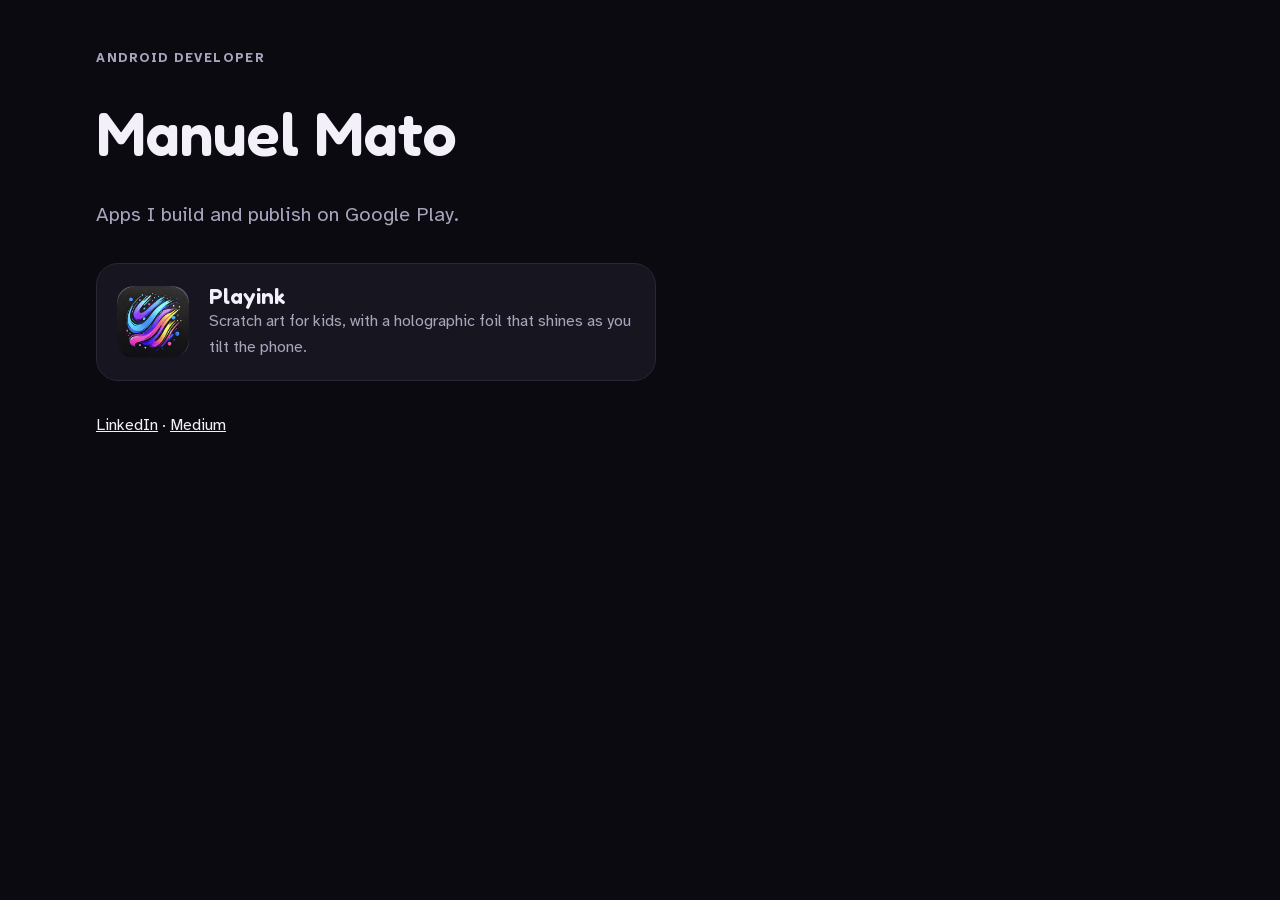
<file: index.html>
<!doctype html>
<html lang="en">
<head>
<meta charset="utf-8">
<meta name="viewport" content="width=device-width, initial-scale=1, viewport-fit=cover">
<title>Manuel Mato – Android developer</title>
<meta name="description" content="Manuel Mato, Android developer. Apps on Google Play, including Playink, a scratch art app for kids with a holographic foil.">
<link rel="canonical" href="https://mnlmato.github.io/">
<meta property="og:type" content="profile">
<meta property="og:site_name" content="Manuel Mato">
<meta property="og:title" content="Manuel Mato – Android developer">
<meta property="og:description" content="Apps I build and publish on Google Play, including Playink.">
<meta property="og:url" content="https://mnlmato.github.io/">
<meta property="og:image" content="https://mnlmato.github.io/playink/assets/img/share-en.jpg">
<meta name="twitter:card" content="summary_large_image">
<script type="application/ld+json">{"@context": "https://schema.org", "@type": "WebSite", "name": "Manuel Mato", "alternateName": ["mnlmato", "mnlmato.github.io"], "url": "https://mnlmato.github.io/"}</script>
<script type="application/ld+json">{"@context": "https://schema.org", "@type": "Person", "name": "Manuel Mato", "jobTitle": "Android developer", "url": "https://mnlmato.github.io/", "sameAs": ["https://www.linkedin.com/in/manuelmatomarino", "https://github.com/mnlmato", "https://medium.com/@manuelmato"]}</script>
<meta name="theme-color" content="#0b0a10">
<link rel="icon" type="image/png" href="/playink/assets/img/icon-64.png">
<link rel="preload" href="/playink/assets/fonts/fredoka-600.woff2" as="font" type="font/woff2" crossorigin>
<link rel="stylesheet" href="/playink/assets/playink.css">
</head>
<body>
<main class="wrap home">
  <p class="eyebrow">Android developer</p>
  <h1>Manuel Mato</h1>
  <p class="lede">Apps I build and publish on Google Play.</p>
  <a class="project" href="/playink/">
    <img src="/playink/assets/img/icon-256.png" alt="" width="72" height="72">
    <div><h2>Playink</h2><p>Scratch art for kids, with a holographic foil that shines as you tilt the phone.</p></div>
  </a>
  <p><a href="https://www.linkedin.com/in/manuelmatomarino">LinkedIn</a> · <a href="https://medium.com/@manuelmato">Medium</a></p>
</main>
</body>
</html>
</file>
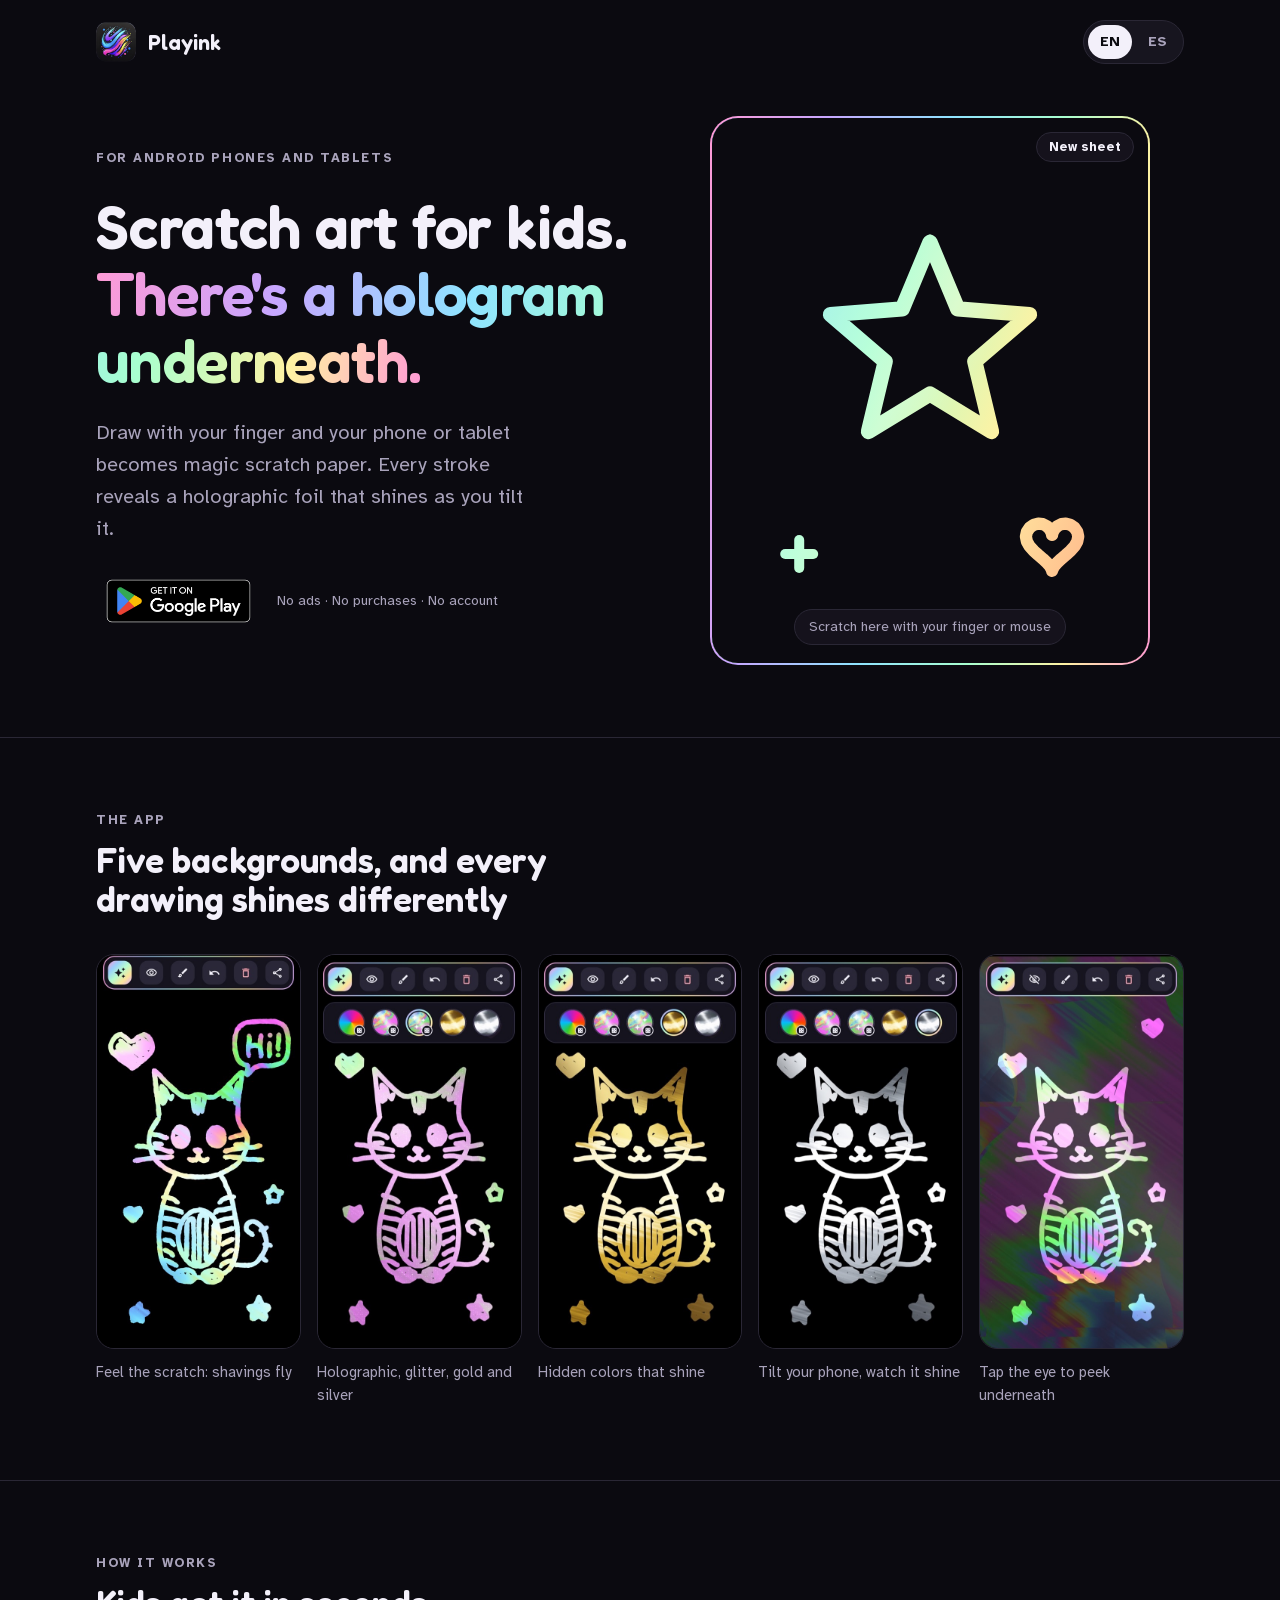
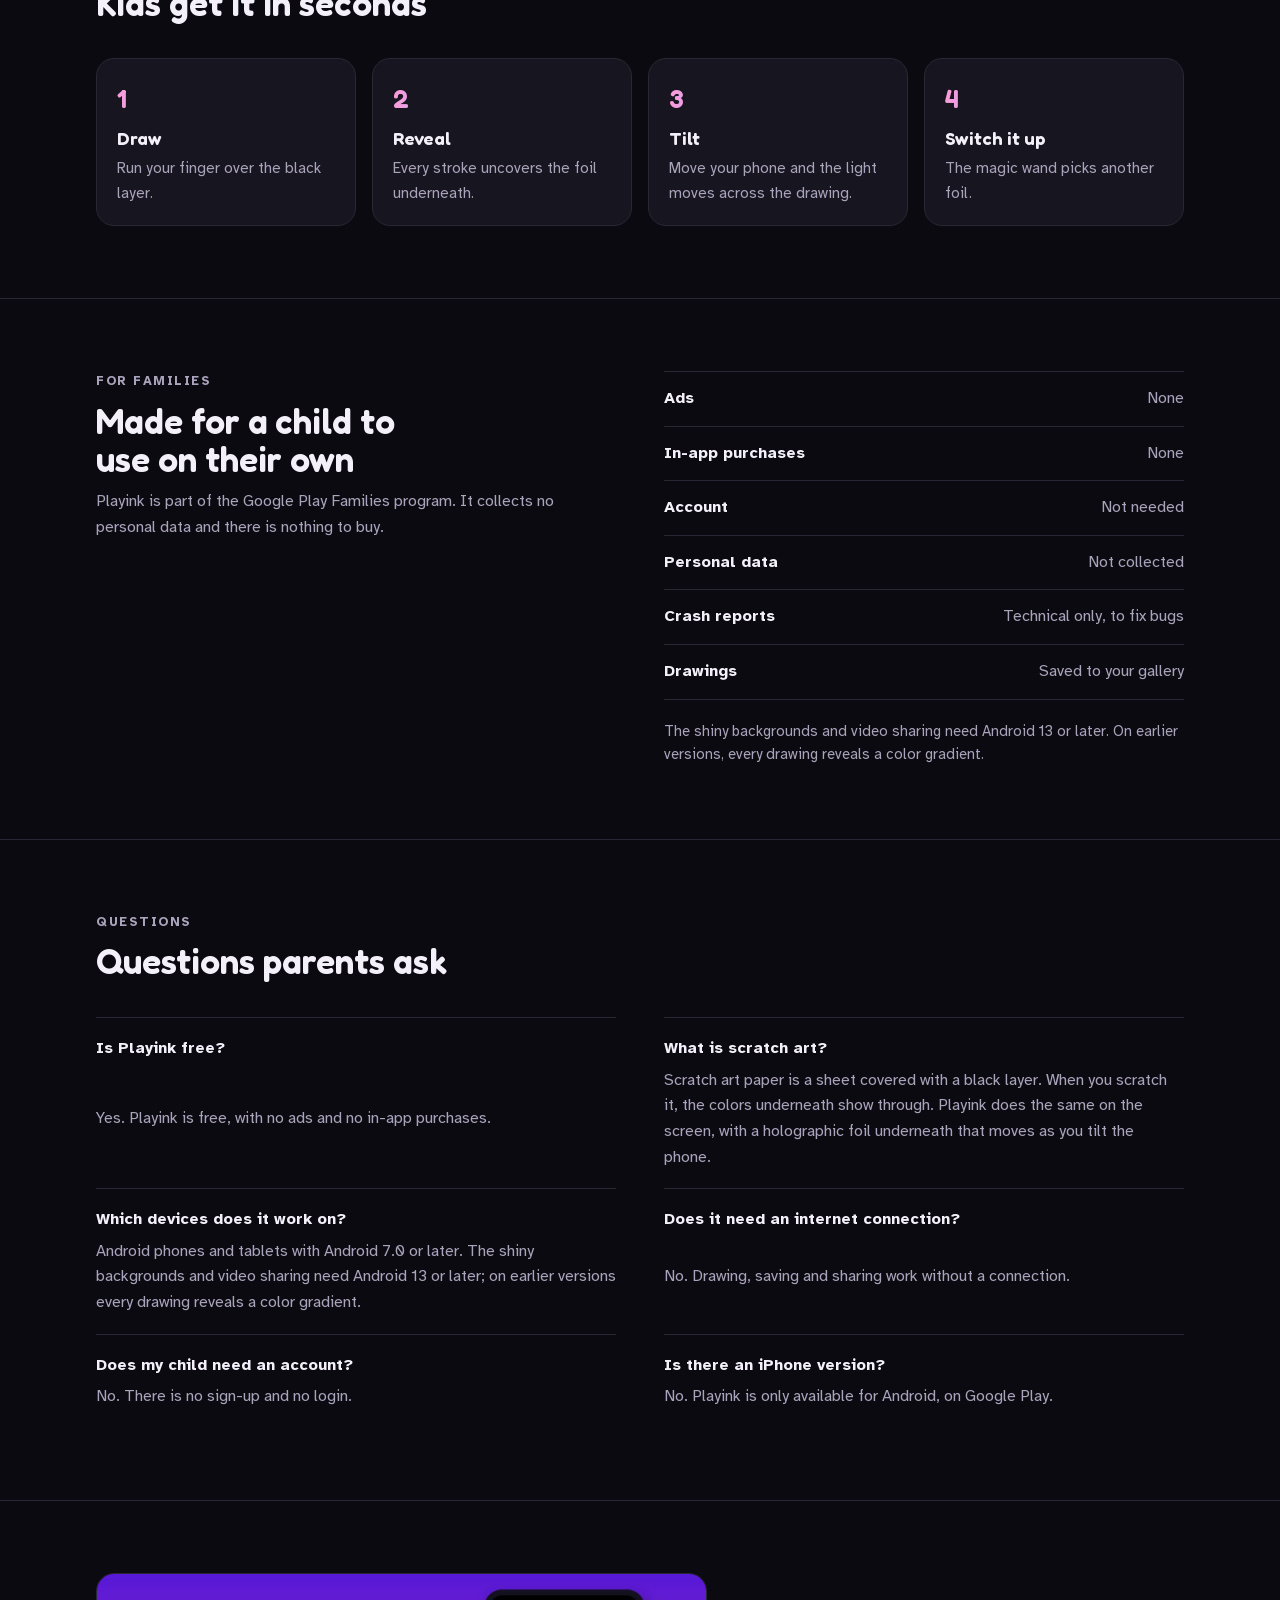
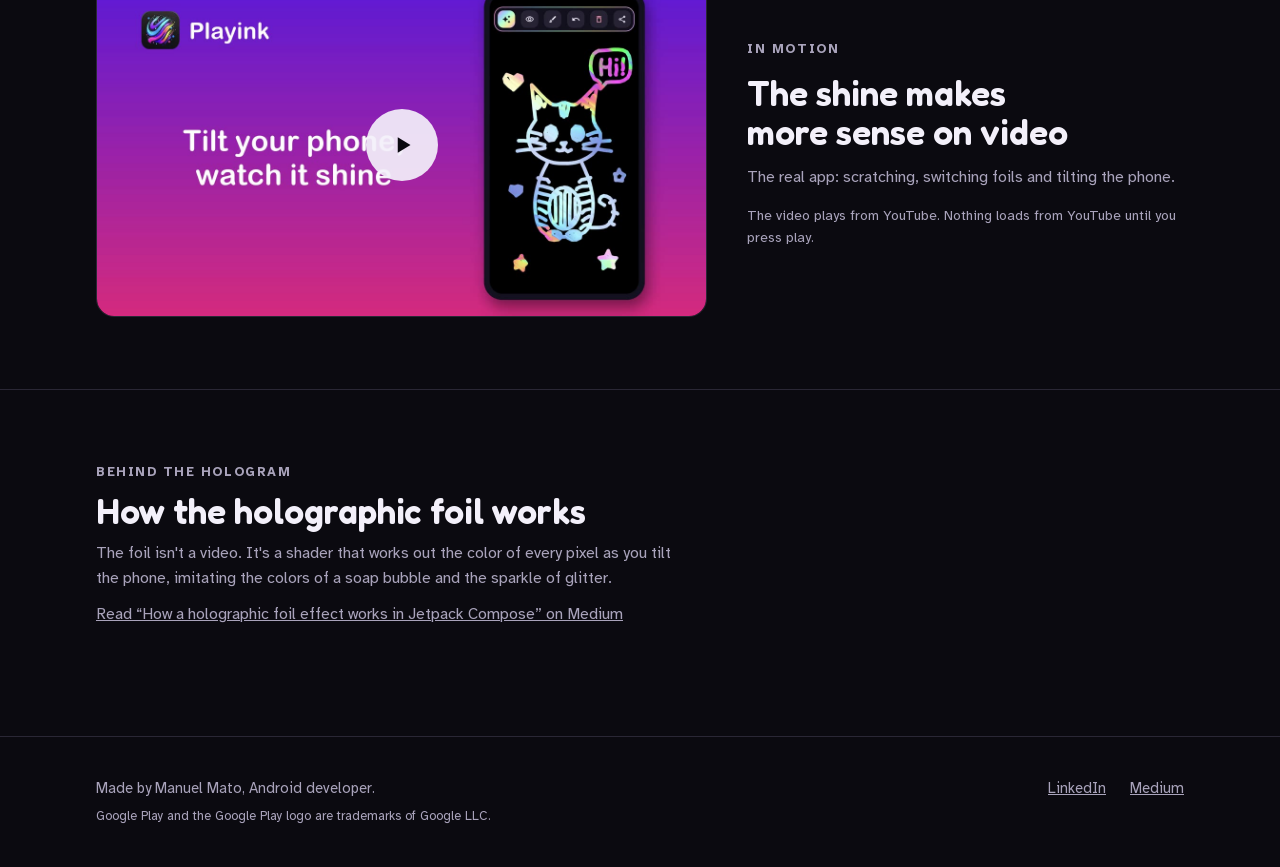
<file: playink/index.html>
<!doctype html>
<html lang="en">
<head>
<meta charset="utf-8">
<meta name="viewport" content="width=device-width, initial-scale=1, viewport-fit=cover">
<title>Playink – Scratch Art App for Kids | Android</title>
<meta name="description" content="Scratch art drawing for kids on Android: draw with a finger and reveal a holographic foil that shines as you tilt the phone. No ads, no in-app purchases, no account.">
<link rel="canonical" href="https://mnlmato.github.io/playink/">
<link rel="alternate" hreflang="en" href="https://mnlmato.github.io/playink/">
<link rel="alternate" hreflang="es" href="https://mnlmato.github.io/playink/es/">
<link rel="alternate" hreflang="x-default" href="https://mnlmato.github.io/playink/">
<meta name="theme-color" content="#0b0a10">
<link rel="icon" type="image/png" href="/playink/assets/img/icon-64.png">
<link rel="apple-touch-icon" href="/playink/assets/img/icon-180.png">
<meta property="og:type" content="website">
<meta property="og:site_name" content="Manuel Mato">
<meta property="og:title" content="Playink: Scratch Art for Kids">
<meta property="og:description" content="Scratch art drawing for kids on Android: draw with a finger and reveal a holographic foil that shines as you tilt the phone. No ads, no in-app purchases, no account.">
<meta property="og:url" content="https://mnlmato.github.io/playink/">
<meta property="og:image" content="https://mnlmato.github.io/playink/assets/img/share-en.jpg">
<meta property="og:image:width" content="1024">
<meta property="og:image:height" content="500">
<meta property="og:locale" content="en_US">
<meta property="og:locale:alternate" content="es_ES">
<meta name="twitter:card" content="summary_large_image">
<link rel="preload" href="/playink/assets/fonts/fredoka-600.woff2" as="font" type="font/woff2" crossorigin>
<link rel="preload" href="/playink/assets/fonts/atkinson-hyperlegible-400.woff2" as="font" type="font/woff2" crossorigin>
<link rel="stylesheet" href="/playink/assets/playink.css">
<script type="application/ld+json">{"@context": "https://schema.org", "@type": "MobileApplication", "name": "Playink", "operatingSystem": "Android", "applicationCategory": "EntertainmentApplication", "description": "Scratch art drawing for kids on Android: draw with a finger and reveal a holographic foil that shines as you tilt the phone. No ads, no in-app purchases, no account.", "url": "https://mnlmato.github.io/playink/", "installUrl": "https://play.google.com/store/apps/details?id=com.playink.paint.kids", "image": "https://mnlmato.github.io/playink/assets/img/icon-256.png", "inLanguage": ["en", "es"], "softwareVersion": "1.4.0", "screenshot": ["https://mnlmato.github.io/playink/assets/img/shavings.jpg", "https://mnlmato.github.io/playink/assets/img/hero-picker-glitter.jpg", "https://mnlmato.github.io/playink/assets/img/hero-gold.jpg", "https://mnlmato.github.io/playink/assets/img/hero-silver.jpg", "https://mnlmato.github.io/playink/assets/img/hero-eye.jpg"], "sameAs": "https://play.google.com/store/apps/details?id=com.playink.paint.kids", "offers": {"@type": "Offer", "price": "0", "priceCurrency": "EUR"}, "author": {"@type": "Person", "name": "Manuel Mato", "url": "https://mnlmato.github.io/"}, "subjectOf": [{"@type": "Article", "headline": "How a holographic foil effect works in Jetpack Compose", "url": "https://medium.com/@manuelmato/how-a-holographic-foil-effect-works-in-jetpack-compose-9535d621c055", "inLanguage": "en"}, {"@type": "Article", "headline": "Cómo funciona una pegatina holográfica en un móvil Android", "url": "https://medium.com/@manuelmato/c%C3%B3mo-funciona-una-pegatina-hologr%C3%A1fica-en-un-m%C3%B3vil-android-276e2c37768f", "inLanguage": "es"}]}</script>
<script type="application/ld+json">{"@context": "https://schema.org", "@type": "FAQPage", "mainEntity": [{"@type": "Question", "name": "Is Playink free?", "acceptedAnswer": {"@type": "Answer", "text": "Yes. Playink is free, with no ads and no in-app purchases."}}, {"@type": "Question", "name": "What is scratch art?", "acceptedAnswer": {"@type": "Answer", "text": "Scratch art paper is a sheet covered with a black layer. When you scratch it, the colors underneath show through. Playink does the same on the screen, with a holographic foil underneath that moves as you tilt the phone."}}, {"@type": "Question", "name": "Which devices does it work on?", "acceptedAnswer": {"@type": "Answer", "text": "Android phones and tablets with Android 7.0 or later. The shiny backgrounds and video sharing need Android 13 or later; on earlier versions every drawing reveals a color gradient."}}, {"@type": "Question", "name": "Does it need an internet connection?", "acceptedAnswer": {"@type": "Answer", "text": "No. Drawing, saving and sharing work without a connection."}}, {"@type": "Question", "name": "Does my child need an account?", "acceptedAnswer": {"@type": "Answer", "text": "No. There is no sign-up and no login."}}, {"@type": "Question", "name": "Is there an iPhone version?", "acceptedAnswer": {"@type": "Answer", "text": "No. Playink is only available for Android, on Google Play."}}]}</script>
</head>
<body>
<header class="site-header"><div class="wrap">
  <a class="brand" href="/playink/"><img src="/playink/assets/img/icon-64.png" alt="" width="40" height="40">Playink</a>
  <nav class="lang" aria-label="Language">
    <a href="/playink/" hreflang="en" lang="en" aria-current="page">EN</a>
    <a href="/playink/es/" hreflang="es" lang="es">ES</a>
  </nav>
</div></header>

<main>
  <div class="hero"><div class="wrap">
    <div class="hero-copy">
      <p class="eyebrow">For Android phones and tablets</p>
      <h1>Scratch art for kids. <span class="foil-text">There's a hologram underneath.</span></h1>
      <p class="lede">Draw with your finger and your phone or tablet becomes magic scratch paper. Every stroke reveals a holographic foil that shines as you tilt it.</p>
      <div class="cta-row">
        <a class="play-badge" href="https://play.google.com/store/apps/details?id=com.playink.paint.kids&referrer=utm_source%3Dmnlmato.github.io%26utm_medium%3Dwebsite%26utm_campaign%3Dplayink-site-en"><img class="badge-en" src="/playink/assets/img/badge-en.png" alt="Get it on Google Play" width="646" height="250"></a>
        <p class="meta">No ads · No purchases · No account</p>
      </div>
    </div>
    <div class="sheet-frame">
      <div class="sheet" id="sheet">
        <canvas id="holo" aria-hidden="true"></canvas>
        <canvas id="wax" role="img" aria-label="Black demo sheet: drag your finger or mouse to scratch it and see the hologram"></canvas>
        <button type="button" class="sheet-reset" id="reset">New sheet</button>
        <p class="sheet-hint" id="hint">Scratch here with your finger or mouse</p>
      </div>
    </div>
  </div></div>

  <section><div class="wrap">
    <div class="section-head">
      <p class="eyebrow">The app</p>
      <h2>Five backgrounds, and every drawing shines differently</h2>
    </div>
    <div class="shots">
      <figure class="shot"><img src="/playink/assets/img/shavings.jpg" alt="A cat drawn on the black layer, showing the holographic foil" width="540" height="1040" loading="lazy"><figcaption>Feel the scratch: shavings fly</figcaption></figure>
      <figure class="shot"><img src="/playink/assets/img/hero-picker-glitter.jpg" alt="Background picker with holographic, glitter, gold and silver" width="540" height="1040" loading="lazy"><figcaption>Holographic, glitter, gold and silver</figcaption></figure>
      <figure class="shot"><img src="/playink/assets/img/hero-gold.jpg" alt="The same drawing on a gold background" width="540" height="1040" loading="lazy"><figcaption>Hidden colors that shine</figcaption></figure>
      <figure class="shot"><img src="/playink/assets/img/hero-silver.jpg" alt="The same drawing on a silver background" width="540" height="1040" loading="lazy"><figcaption>Tilt your phone, watch it shine</figcaption></figure>
      <figure class="shot"><img src="/playink/assets/img/hero-eye.jpg" alt="Preview of the whole hidden foil" width="540" height="1040" loading="lazy"><figcaption>Tap the eye to peek underneath</figcaption></figure>
    </div>
  </div></section>

  <section><div class="wrap">
    <div class="section-head">
      <p class="eyebrow">How it works</p>
      <h2>Kids get it in seconds</h2>
    </div>
    <ol class="steps">
      <li><h3>Draw</h3><p>Run your finger over the black layer.</p></li>
      <li><h3>Reveal</h3><p>Every stroke uncovers the foil underneath.</p></li>
      <li><h3>Tilt</h3><p>Move your phone and the light moves across the drawing.</p></li>
      <li><h3>Switch it up</h3><p>The magic wand picks another foil.</p></li>
    </ol>
  </div></section>

  <section><div class="wrap family">
    <div class="section-head">
      <p class="eyebrow">For families</p>
      <h2>Made for a child to use on their own</h2>
      <p>Playink is part of the Google Play Families program. It collects no personal data and there is nothing to buy.</p>
    </div>
    <div>
      <ul class="promises">
        <li><b>Ads</b><span>None</span></li>
        <li><b>In-app purchases</b><span>None</span></li>
        <li><b>Account</b><span>Not needed</span></li>
        <li><b>Personal data</b><span>Not collected</span></li>
        <li><b>Crash reports</b><span>Technical only, to fix bugs</span></li>
        <li><b>Drawings</b><span>Saved to your gallery</span></li>
      </ul>
      <p class="family-note">The shiny backgrounds and video sharing need Android 13 or later. On earlier versions, every drawing reveals a color gradient.</p>
    </div>
  </div></section>

  <section><div class="wrap">
    <div class="section-head">
      <p class="eyebrow">Questions</p>
      <h2>Questions parents ask</h2>
    </div>
    <dl class="faq">
        <div class="faq-item"><dt>Is Playink free?</dt><dd>Yes. Playink is free, with no ads and no in-app purchases.</dd></div>
        <div class="faq-item"><dt>What is scratch art?</dt><dd>Scratch art paper is a sheet covered with a black layer. When you scratch it, the colors underneath show through. Playink does the same on the screen, with a holographic foil underneath that moves as you tilt the phone.</dd></div>
        <div class="faq-item"><dt>Which devices does it work on?</dt><dd>Android phones and tablets with Android 7.0 or later. The shiny backgrounds and video sharing need Android 13 or later; on earlier versions every drawing reveals a color gradient.</dd></div>
        <div class="faq-item"><dt>Does it need an internet connection?</dt><dd>No. Drawing, saving and sharing work without a connection.</dd></div>
        <div class="faq-item"><dt>Does my child need an account?</dt><dd>No. There is no sign-up and no login.</dd></div>
        <div class="faq-item"><dt>Is there an iPhone version?</dt><dd>No. Playink is only available for Android, on Google Play.</dd></div>
    </dl>
  </div></section>

  <section><div class="wrap video">
    <div class="video-frame">
      <button type="button" class="video-play" data-video="_KG6YSzw7Uo" data-title="Playink - Holographic scratch art for kids" aria-label="Play the Playink video">
        <img src="/playink/assets/img/video-poster.jpg" alt="" width="1280" height="720" loading="lazy">
      </button>
    </div>
    <div class="video-copy">
      <p class="eyebrow">In motion</p>
      <h2>The shine makes more sense on video</h2>
      <p>The real app: scratching, switching foils and tilting the phone.</p>
      <p class="small">The video plays from YouTube. Nothing loads from YouTube until you press play.</p>
    </div>
  </div></section>

  <section><div class="wrap">
    <div class="section-head">
      <p class="eyebrow">Behind the hologram</p>
      <h2>How the holographic foil works</h2>
      <p>The foil isn't a video. It's a shader that works out the color of every pixel as you tilt the phone, imitating the colors of a soap bubble and the sparkle of glitter.</p>
      <p><a href="https://medium.com/@manuelmato/how-a-holographic-foil-effect-works-in-jetpack-compose-9535d621c055">Read “How a holographic foil effect works in Jetpack Compose” on Medium</a></p>
    </div>
  </div></section>
</main>

<footer class="site-footer"><div class="wrap">
  <div class="legal"><p>Made by Manuel Mato, Android developer.</p><p class="tm">Google Play and the Google Play logo are trademarks of Google LLC.</p></div>
  <nav aria-label="Links"><a href="https://www.linkedin.com/in/manuelmatomarino">LinkedIn</a><a href="https://medium.com/@manuelmato">Medium</a></nav>
</div></footer>

<script src="/playink/assets/playink.js" defer></script>
</body>
</html>
</file>
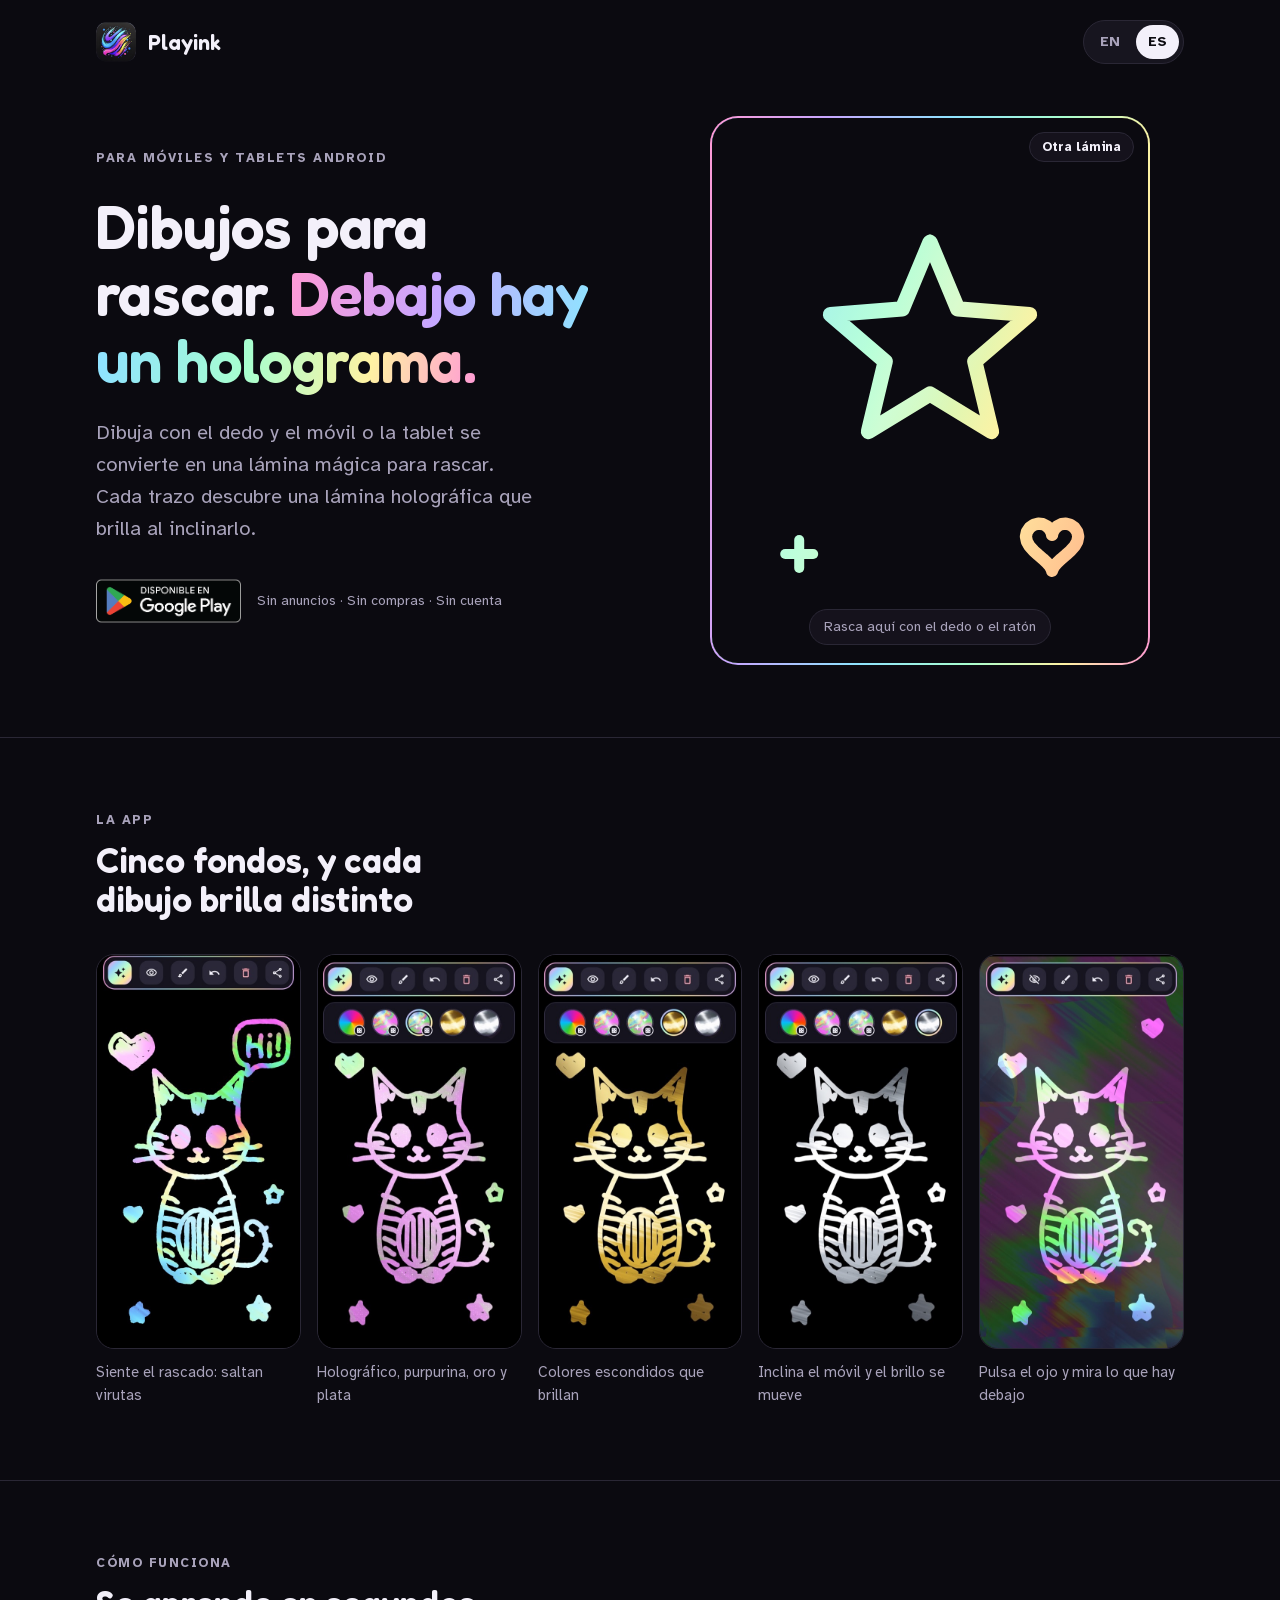
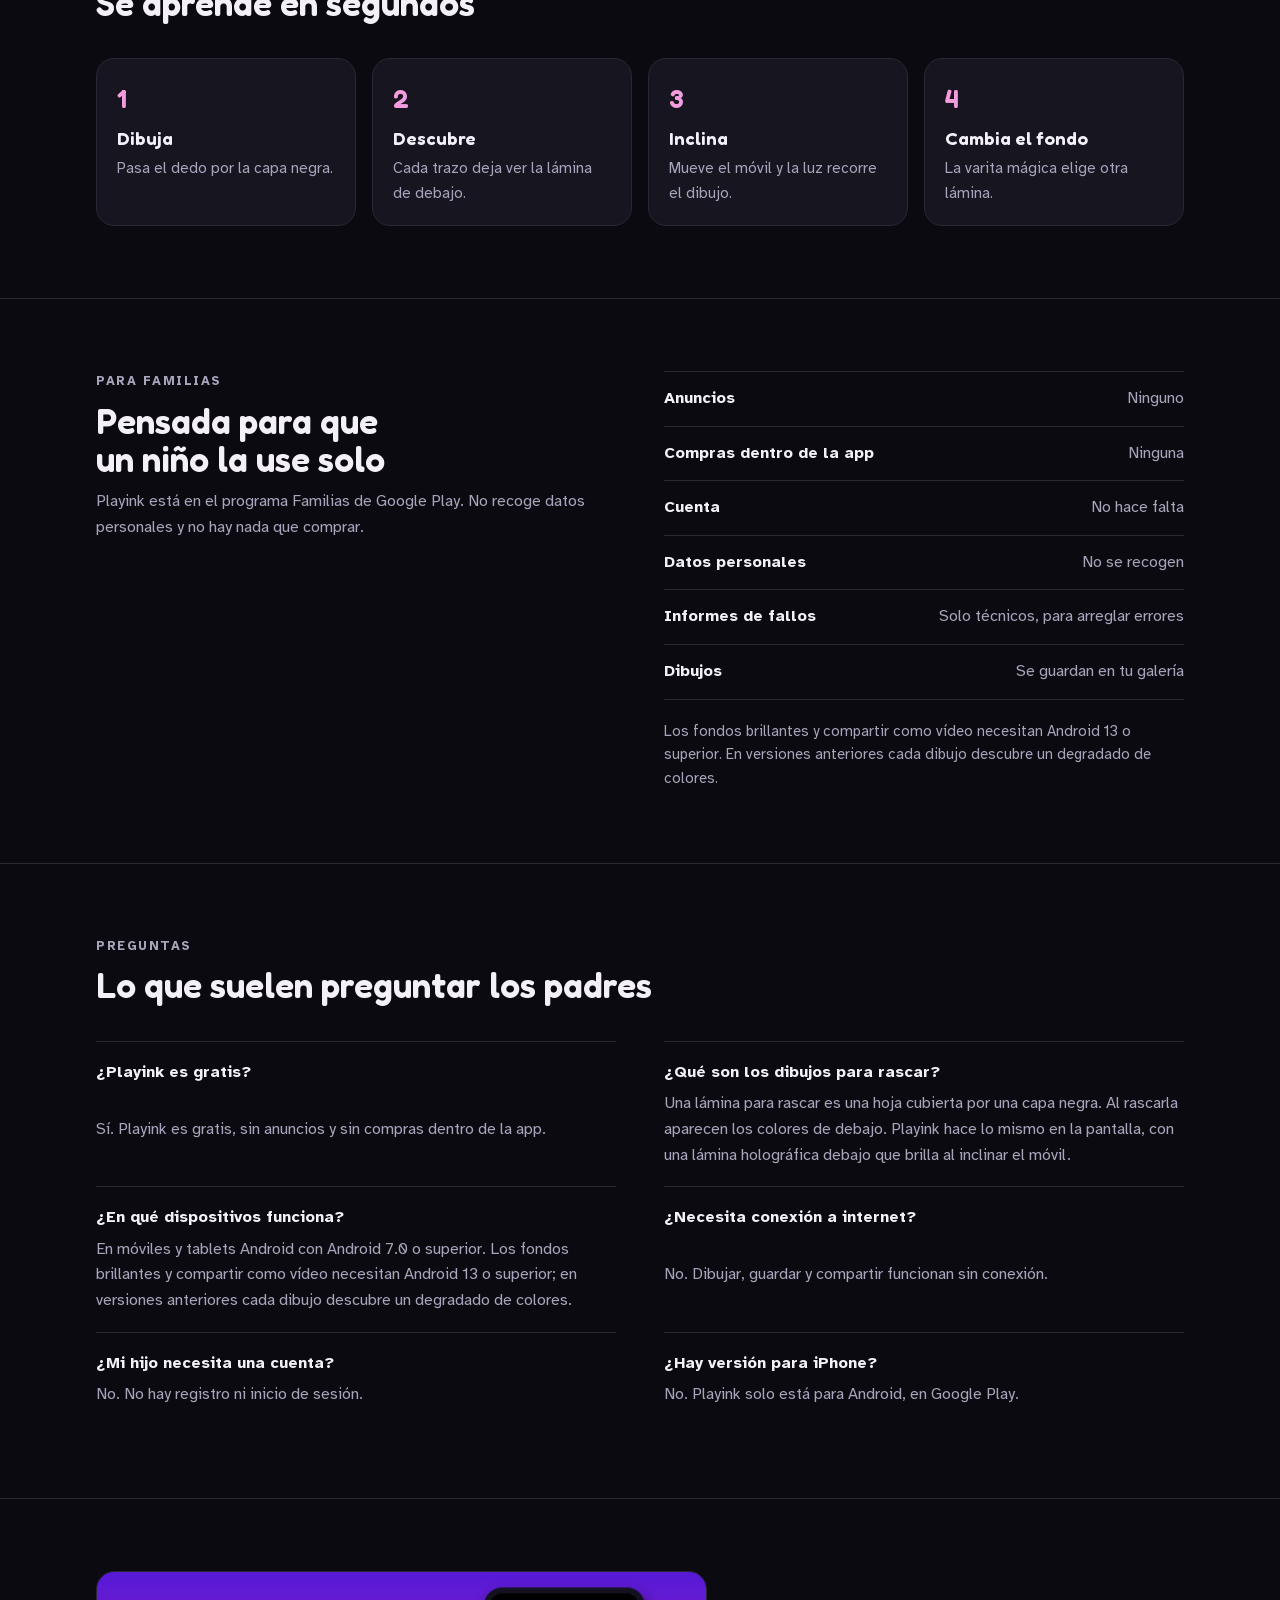
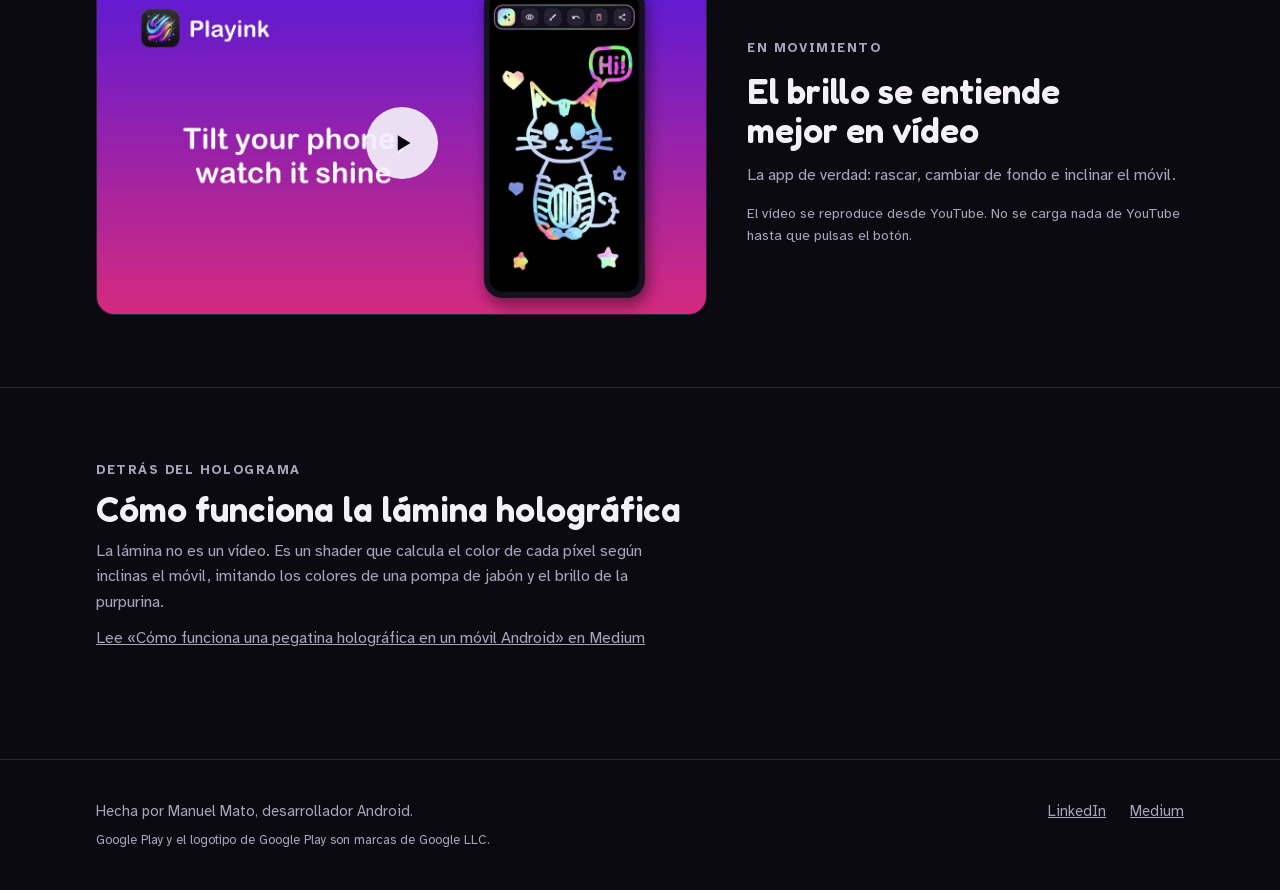
<file: playink/es/index.html>
<!doctype html>
<html lang="es">
<head>
<meta charset="utf-8">
<meta name="viewport" content="width=device-width, initial-scale=1, viewport-fit=cover">
<title>Playink – Dibujos para rascar para niños | Android</title>
<meta name="description" content="Dibujos para rascar en Android: pinta con el dedo y descubre una lámina holográfica que brilla al inclinar el móvil. Sin anuncios, sin compras y sin cuenta.">
<link rel="canonical" href="https://mnlmato.github.io/playink/es/">
<link rel="alternate" hreflang="en" href="https://mnlmato.github.io/playink/">
<link rel="alternate" hreflang="es" href="https://mnlmato.github.io/playink/es/">
<link rel="alternate" hreflang="x-default" href="https://mnlmato.github.io/playink/">
<meta name="theme-color" content="#0b0a10">
<link rel="icon" type="image/png" href="/playink/assets/img/icon-64.png">
<link rel="apple-touch-icon" href="/playink/assets/img/icon-180.png">
<meta property="og:type" content="website">
<meta property="og:site_name" content="Manuel Mato">
<meta property="og:title" content="Playink: Dibujar y rascar">
<meta property="og:description" content="Dibujos para rascar en Android: pinta con el dedo y descubre una lámina holográfica que brilla al inclinar el móvil. Sin anuncios, sin compras y sin cuenta.">
<meta property="og:url" content="https://mnlmato.github.io/playink/es/">
<meta property="og:image" content="https://mnlmato.github.io/playink/assets/img/share-es.jpg">
<meta property="og:image:width" content="1024">
<meta property="og:image:height" content="500">
<meta property="og:locale" content="es_ES">
<meta property="og:locale:alternate" content="en_US">
<meta name="twitter:card" content="summary_large_image">
<link rel="preload" href="/playink/assets/fonts/fredoka-600.woff2" as="font" type="font/woff2" crossorigin>
<link rel="preload" href="/playink/assets/fonts/atkinson-hyperlegible-400.woff2" as="font" type="font/woff2" crossorigin>
<link rel="stylesheet" href="/playink/assets/playink.css">
<script type="application/ld+json">{"@context": "https://schema.org", "@type": "MobileApplication", "name": "Playink", "operatingSystem": "Android", "applicationCategory": "EntertainmentApplication", "description": "Dibujos para rascar en Android: pinta con el dedo y descubre una lámina holográfica que brilla al inclinar el móvil. Sin anuncios, sin compras y sin cuenta.", "url": "https://mnlmato.github.io/playink/es/", "installUrl": "https://play.google.com/store/apps/details?id=com.playink.paint.kids", "image": "https://mnlmato.github.io/playink/assets/img/icon-256.png", "inLanguage": ["en", "es"], "softwareVersion": "1.4.0", "screenshot": ["https://mnlmato.github.io/playink/assets/img/shavings.jpg", "https://mnlmato.github.io/playink/assets/img/hero-picker-glitter.jpg", "https://mnlmato.github.io/playink/assets/img/hero-gold.jpg", "https://mnlmato.github.io/playink/assets/img/hero-silver.jpg", "https://mnlmato.github.io/playink/assets/img/hero-eye.jpg"], "sameAs": "https://play.google.com/store/apps/details?id=com.playink.paint.kids", "offers": {"@type": "Offer", "price": "0", "priceCurrency": "EUR"}, "author": {"@type": "Person", "name": "Manuel Mato", "url": "https://mnlmato.github.io/"}, "subjectOf": [{"@type": "Article", "headline": "How a holographic foil effect works in Jetpack Compose", "url": "https://medium.com/@manuelmato/how-a-holographic-foil-effect-works-in-jetpack-compose-9535d621c055", "inLanguage": "en"}, {"@type": "Article", "headline": "Cómo funciona una pegatina holográfica en un móvil Android", "url": "https://medium.com/@manuelmato/c%C3%B3mo-funciona-una-pegatina-hologr%C3%A1fica-en-un-m%C3%B3vil-android-276e2c37768f", "inLanguage": "es"}]}</script>
<script type="application/ld+json">{"@context": "https://schema.org", "@type": "FAQPage", "mainEntity": [{"@type": "Question", "name": "¿Playink es gratis?", "acceptedAnswer": {"@type": "Answer", "text": "Sí. Playink es gratis, sin anuncios y sin compras dentro de la app."}}, {"@type": "Question", "name": "¿Qué son los dibujos para rascar?", "acceptedAnswer": {"@type": "Answer", "text": "Una lámina para rascar es una hoja cubierta por una capa negra. Al rascarla aparecen los colores de debajo. Playink hace lo mismo en la pantalla, con una lámina holográfica debajo que brilla al inclinar el móvil."}}, {"@type": "Question", "name": "¿En qué dispositivos funciona?", "acceptedAnswer": {"@type": "Answer", "text": "En móviles y tablets Android con Android 7.0 o superior. Los fondos brillantes y compartir como vídeo necesitan Android 13 o superior; en versiones anteriores cada dibujo descubre un degradado de colores."}}, {"@type": "Question", "name": "¿Necesita conexión a internet?", "acceptedAnswer": {"@type": "Answer", "text": "No. Dibujar, guardar y compartir funcionan sin conexión."}}, {"@type": "Question", "name": "¿Mi hijo necesita una cuenta?", "acceptedAnswer": {"@type": "Answer", "text": "No. No hay registro ni inicio de sesión."}}, {"@type": "Question", "name": "¿Hay versión para iPhone?", "acceptedAnswer": {"@type": "Answer", "text": "No. Playink solo está para Android, en Google Play."}}]}</script>
</head>
<body>
<header class="site-header"><div class="wrap">
  <a class="brand" href="/playink/es/"><img src="/playink/assets/img/icon-64.png" alt="" width="40" height="40">Playink</a>
  <nav class="lang" aria-label="Language">
    <a href="/playink/" hreflang="en" lang="en">EN</a>
    <a href="/playink/es/" hreflang="es" lang="es" aria-current="page">ES</a>
  </nav>
</div></header>

<main>
  <div class="hero"><div class="wrap">
    <div class="hero-copy">
      <p class="eyebrow">Para móviles y tablets Android</p>
      <h1>Dibujos para rascar. <span class="foil-text">Debajo hay un holograma.</span></h1>
      <p class="lede">Dibuja con el dedo y el móvil o la tablet se convierte en una lámina mágica para rascar. Cada trazo descubre una lámina holográfica que brilla al inclinarlo.</p>
      <div class="cta-row">
        <a class="play-badge" href="https://play.google.com/store/apps/details?id=com.playink.paint.kids&referrer=utm_source%3Dmnlmato.github.io%26utm_medium%3Dwebsite%26utm_campaign%3Dplayink-site-es"><img class="badge-es" src="/playink/assets/img/badge-es.png" alt="Disponible en Google Play" width="646" height="250"></a>
        <p class="meta">Sin anuncios · Sin compras · Sin cuenta</p>
      </div>
    </div>
    <div class="sheet-frame">
      <div class="sheet" id="sheet">
        <canvas id="holo" aria-hidden="true"></canvas>
        <canvas id="wax" role="img" aria-label="Lámina negra de demostración: arrastra el dedo o el ratón para rascarla y ver el holograma"></canvas>
        <button type="button" class="sheet-reset" id="reset">Otra lámina</button>
        <p class="sheet-hint" id="hint">Rasca aquí con el dedo o el ratón</p>
      </div>
    </div>
  </div></div>

  <section><div class="wrap">
    <div class="section-head">
      <p class="eyebrow">La app</p>
      <h2>Cinco fondos, y cada dibujo brilla distinto</h2>
    </div>
    <div class="shots">
      <figure class="shot"><img src="/playink/assets/img/shavings.jpg" alt="Gato dibujado sobre la capa negra que deja ver el holograma" width="540" height="1040" loading="lazy"><figcaption>Siente el rascado: saltan virutas</figcaption></figure>
      <figure class="shot"><img src="/playink/assets/img/hero-picker-glitter.jpg" alt="Selector de fondos con holográfico, purpurina, oro y plata" width="540" height="1040" loading="lazy"><figcaption>Holográfico, purpurina, oro y plata</figcaption></figure>
      <figure class="shot"><img src="/playink/assets/img/hero-gold.jpg" alt="El mismo dibujo con fondo de oro" width="540" height="1040" loading="lazy"><figcaption>Colores escondidos que brillan</figcaption></figure>
      <figure class="shot"><img src="/playink/assets/img/hero-silver.jpg" alt="El mismo dibujo con fondo de plata" width="540" height="1040" loading="lazy"><figcaption>Inclina el móvil y el brillo se mueve</figcaption></figure>
      <figure class="shot"><img src="/playink/assets/img/hero-eye.jpg" alt="Vista previa de toda la lámina escondida" width="540" height="1040" loading="lazy"><figcaption>Pulsa el ojo y mira lo que hay debajo</figcaption></figure>
    </div>
  </div></section>

  <section><div class="wrap">
    <div class="section-head">
      <p class="eyebrow">Cómo funciona</p>
      <h2>Se aprende en segundos</h2>
    </div>
    <ol class="steps">
      <li><h3>Dibuja</h3><p>Pasa el dedo por la capa negra.</p></li>
      <li><h3>Descubre</h3><p>Cada trazo deja ver la lámina de debajo.</p></li>
      <li><h3>Inclina</h3><p>Mueve el móvil y la luz recorre el dibujo.</p></li>
      <li><h3>Cambia el fondo</h3><p>La varita mágica elige otra lámina.</p></li>
    </ol>
  </div></section>

  <section><div class="wrap family">
    <div class="section-head">
      <p class="eyebrow">Para familias</p>
      <h2>Pensada para que un niño la use solo</h2>
      <p>Playink está en el programa Familias de Google Play. No recoge datos personales y no hay nada que comprar.</p>
    </div>
    <div>
      <ul class="promises">
        <li><b>Anuncios</b><span>Ninguno</span></li>
        <li><b>Compras dentro de la app</b><span>Ninguna</span></li>
        <li><b>Cuenta</b><span>No hace falta</span></li>
        <li><b>Datos personales</b><span>No se recogen</span></li>
        <li><b>Informes de fallos</b><span>Solo técnicos, para arreglar errores</span></li>
        <li><b>Dibujos</b><span>Se guardan en tu galería</span></li>
      </ul>
      <p class="family-note">Los fondos brillantes y compartir como vídeo necesitan Android 13 o superior. En versiones anteriores cada dibujo descubre un degradado de colores.</p>
    </div>
  </div></section>

  <section><div class="wrap">
    <div class="section-head">
      <p class="eyebrow">Preguntas</p>
      <h2>Lo que suelen preguntar los padres</h2>
    </div>
    <dl class="faq">
        <div class="faq-item"><dt>¿Playink es gratis?</dt><dd>Sí. Playink es gratis, sin anuncios y sin compras dentro de la app.</dd></div>
        <div class="faq-item"><dt>¿Qué son los dibujos para rascar?</dt><dd>Una lámina para rascar es una hoja cubierta por una capa negra. Al rascarla aparecen los colores de debajo. Playink hace lo mismo en la pantalla, con una lámina holográfica debajo que brilla al inclinar el móvil.</dd></div>
        <div class="faq-item"><dt>¿En qué dispositivos funciona?</dt><dd>En móviles y tablets Android con Android 7.0 o superior. Los fondos brillantes y compartir como vídeo necesitan Android 13 o superior; en versiones anteriores cada dibujo descubre un degradado de colores.</dd></div>
        <div class="faq-item"><dt>¿Necesita conexión a internet?</dt><dd>No. Dibujar, guardar y compartir funcionan sin conexión.</dd></div>
        <div class="faq-item"><dt>¿Mi hijo necesita una cuenta?</dt><dd>No. No hay registro ni inicio de sesión.</dd></div>
        <div class="faq-item"><dt>¿Hay versión para iPhone?</dt><dd>No. Playink solo está para Android, en Google Play.</dd></div>
    </dl>
  </div></section>

  <section><div class="wrap video">
    <div class="video-frame">
      <button type="button" class="video-play" data-video="_KG6YSzw7Uo" data-title="Playink - Holographic scratch art for kids" aria-label="Reproducir el vídeo de Playink">
        <img src="/playink/assets/img/video-poster.jpg" alt="" width="1280" height="720" loading="lazy">
      </button>
    </div>
    <div class="video-copy">
      <p class="eyebrow">En movimiento</p>
      <h2>El brillo se entiende mejor en vídeo</h2>
      <p>La app de verdad: rascar, cambiar de fondo e inclinar el móvil.</p>
      <p class="small">El vídeo se reproduce desde YouTube. No se carga nada de YouTube hasta que pulsas el botón.</p>
    </div>
  </div></section>

  <section><div class="wrap">
    <div class="section-head">
      <p class="eyebrow">Detrás del holograma</p>
      <h2>Cómo funciona la lámina holográfica</h2>
      <p>La lámina no es un vídeo. Es un shader que calcula el color de cada píxel según inclinas el móvil, imitando los colores de una pompa de jabón y el brillo de la purpurina.</p>
      <p><a href="https://medium.com/@manuelmato/c%C3%B3mo-funciona-una-pegatina-hologr%C3%A1fica-en-un-m%C3%B3vil-android-276e2c37768f">Lee «Cómo funciona una pegatina holográfica en un móvil Android» en Medium</a></p>
    </div>
  </div></section>
</main>

<footer class="site-footer"><div class="wrap">
  <div class="legal"><p>Hecha por Manuel Mato, desarrollador Android.</p><p class="tm">Google Play y el logotipo de Google Play son marcas de Google LLC.</p></div>
  <nav aria-label="Links"><a href="https://www.linkedin.com/in/manuelmatomarino">LinkedIn</a><a href="https://medium.com/@manuelmato">Medium</a></nav>
</div></footer>

<script src="/playink/assets/playink.js" defer></script>
</body>
</html>
</file>
<file: playink/assets/playink.css>
/* Playink site. A black scratch sheet: the hero is a sheet you can scratch,
   and everything below sits on the same ink, lit by thin foil edges. */

@font-face {
  font-family: "Fredoka";
  font-weight: 600;
  font-display: swap;
  src: url("fonts/fredoka-600.woff2") format("woff2");
}
@font-face {
  font-family: "Atkinson Hyperlegible";
  font-weight: 400;
  font-display: swap;
  src: url("fonts/atkinson-hyperlegible-400.woff2") format("woff2");
}
@font-face {
  font-family: "Atkinson Hyperlegible";
  font-weight: 700;
  font-display: swap;
  src: url("fonts/atkinson-hyperlegible-700.woff2") format("woff2");
}

:root {
  color-scheme: dark;
  --ink: #0b0a10;          /* the black wax layer */
  --ink-raised: #17151f;   /* toolbar-like surfaces, as in the app */
  --line: #2a2735;
  --text: #f3f0fa;
  --muted: #a9a3bb;
  --focus: #8fe3ff;
  --foil: linear-gradient(100deg, #ff9ad5, #c7a6ff 22%, #8fe3ff 45%, #a8ffcf 66%, #fff2a3 84%, #ff9ad5);
  --display: "Fredoka", "Baloo 2", ui-rounded, "Arial Rounded MT Bold", system-ui, sans-serif;
  --body: "Atkinson Hyperlegible", system-ui, -apple-system, "Segoe UI", sans-serif;
  --step-0: 1rem;
  --step-1: 1.25rem;
  --step-2: clamp(1.6rem, 1.2rem + 1.6vw, 2.2rem);
  --step-3: clamp(2.3rem, 1.4rem + 3.6vw, 3.8rem);
}

* { box-sizing: border-box; }
html { -webkit-text-size-adjust: 100%; }
body {
  margin: 0;
  background: var(--ink);
  color: var(--text);
  font-family: var(--body);
  font-size: var(--step-0);
  line-height: 1.6;
}
img { max-width: 100%; }
.wrap {
  max-width: 1120px;
  margin-inline: auto;
  padding-left: max(16px, env(safe-area-inset-left, 0px));
  padding-right: max(16px, env(safe-area-inset-right, 0px));
}
h1, h2, h3 { font-family: var(--display); font-weight: 600; line-height: 1.1; text-wrap: balance; margin: 0; }
p { margin: 0; }
a { color: inherit; }
a:focus-visible, button:focus-visible { outline: 3px solid var(--focus); outline-offset: 3px; border-radius: 10px; }
.foil-text { background: var(--foil); -webkit-background-clip: text; background-clip: text; color: transparent; }
.eyebrow { font-size: .8rem; letter-spacing: .12em; text-transform: uppercase; color: var(--muted); font-weight: 700; }

/* header */
.site-header .wrap { display: flex; align-items: center; justify-content: space-between; gap: 16px; padding-block: 20px; }
.brand { display: flex; align-items: center; gap: 12px; text-decoration: none; font-family: var(--display); font-size: 1.35rem; font-weight: 600; }
.brand img { width: 40px; height: 40px; border-radius: 10px; }
.lang { display: flex; gap: 4px; padding: 4px; border-radius: 999px; background: var(--ink-raised); border: 1px solid var(--line); }
.lang a { font-weight: 700; font-size: .875rem; color: var(--muted); text-decoration: none; padding: 6px 12px; border-radius: 999px; }
.lang a[aria-current="page"] { color: var(--ink); background: var(--text); }

/* hero */
.hero .wrap { display: grid; grid-template-columns: 1.05fr 1fr; gap: 48px; align-items: center; padding-block: 32px 72px; }
.hero-copy { display: grid; gap: 24px; min-width: 0; }
.hero h1 { font-size: var(--step-3); letter-spacing: -.01em; }
.lede { font-size: var(--step-1); color: var(--muted); max-width: 34ch; }
.cta-row { display: flex; flex-wrap: wrap; align-items: center; gap: 16px; }
.play-badge { display: inline-flex; align-items: center; height: 64px; }
.play-badge img { display: block; height: 64px; width: auto; }
.play-badge img.badge-es { height: 56px; }
.meta { font-size: .875rem; color: var(--muted); }

.sheet-frame { position: relative; padding: 2px; border-radius: 28px; background: var(--foil); max-width: 440px; width: 100%; justify-self: center; }
.sheet { position: relative; aspect-ratio: 4 / 5; border-radius: 26px; overflow: hidden; background: var(--ink); touch-action: none; cursor: crosshair; }
.sheet canvas { position: absolute; inset: 0; width: 100%; height: 100%; display: block; }
.sheet-hint {
  position: absolute; left: 50%; bottom: 18px; transform: translateX(-50%);
  font-size: .875rem; color: var(--muted); background: rgba(23, 21, 31, .85); border: 1px solid var(--line);
  padding: 6px 14px; border-radius: 999px; pointer-events: none; white-space: nowrap; transition: opacity .4s;
}
.sheet-reset {
  position: absolute; top: 14px; right: 14px; font: 700 .8rem var(--body); color: var(--text);
  background: rgba(23, 21, 31, .85); border: 1px solid var(--line); padding: 6px 12px; border-radius: 999px; cursor: pointer;
}

/* sections */
section { padding-block: 72px; border-top: 1px solid var(--line); }
.section-head { display: grid; gap: 10px; margin-bottom: 36px; max-width: 60ch; }
.section-head h2 { font-size: var(--step-2); }
.section-head p { color: var(--muted); }

/* screenshots */
.shots { display: grid; grid-template-columns: repeat(5, minmax(0, 1fr)); gap: 16px; }
.shot { display: grid; gap: 12px; margin: 0; min-width: 0; align-content: start; }
.shot img { display: block; width: 100%; height: auto; aspect-ratio: 540 / 1040; object-fit: cover; border-radius: 18px; border: 1px solid var(--line); background: #000; }
.shot figcaption { font-size: .925rem; color: var(--muted); }

/* how it works: a real sequence, so it is numbered */
.steps { display: grid; grid-template-columns: repeat(4, minmax(0, 1fr)); gap: 16px; counter-reset: step; list-style: none; margin: 0; padding: 0; }
.steps li { counter-increment: step; display: grid; gap: 8px; align-content: start; padding: 20px; border-radius: 18px; background: var(--ink-raised); border: 1px solid var(--line); min-width: 0; }
.steps li::before { content: counter(step); font-family: var(--display); font-size: 1.6rem; font-weight: 600; background: var(--foil); -webkit-background-clip: text; background-clip: text; color: transparent; }
.steps h3 { font-size: 1.15rem; }
.steps p { color: var(--muted); font-size: .95rem; }

/* families */
.family { display: grid; grid-template-columns: 1fr 1fr; gap: 48px; align-items: start; }
.promises { margin: 0; padding: 0; list-style: none; }
.promises li { display: flex; justify-content: space-between; gap: 16px; padding-block: 14px; border-bottom: 1px solid var(--line); }
.promises li:first-child { border-top: 1px solid var(--line); }
.promises b { font-weight: 700; }
.promises span { color: var(--muted); text-align: right; }
.family-note { color: var(--muted); font-size: .925rem; margin-top: 20px; }

/* video: a poster until someone presses play, so YouTube loads nothing before that */
.video { display: grid; grid-template-columns: 1.4fr 1fr; gap: 40px; align-items: center; }
.video-frame { position: relative; aspect-ratio: 16 / 9; border-radius: 18px; overflow: hidden; border: 1px solid var(--line); background: #000; min-width: 0; }
.video-frame iframe { position: absolute; inset: 0; width: 100%; height: 100%; border: 0; }
.video-play { position: absolute; inset: 0; width: 100%; height: 100%; padding: 0; border: 0; background: none; cursor: pointer; }
.video-play img { display: block; width: 100%; height: 100%; object-fit: cover; }
.video-play::after {
  content: ""; position: absolute; left: 50%; top: 50%; width: 72px; height: 72px; transform: translate(-50%, -50%);
  border-radius: 50%; background: rgba(243, 240, 250, .92) url("data:image/svg+xml,%3Csvg xmlns='http://www.w3.org/2000/svg' viewBox='0 0 24 24'%3E%3Cpath d='M9 6.5v11l9-5.5z' fill='%230b0a10'/%3E%3C/svg%3E") center / 34px no-repeat;
  transition: transform .2s;
}
.video-play:hover::after { transform: translate(-50%, -50%) scale(1.06); }
.video-copy { display: grid; gap: 14px; min-width: 0; }
.video-copy h2 { font-size: var(--step-2); }
.video-copy p { color: var(--muted); max-width: 52ch; }
.video-copy .small { font-size: .875rem; }

/* footer */
.site-footer { border-top: 1px solid var(--line); padding-block: 40px; color: var(--muted); font-size: .925rem; }
.site-footer .wrap { display: flex; flex-wrap: wrap; justify-content: space-between; gap: 16px 32px; }
.site-footer nav { display: flex; flex-wrap: wrap; gap: 8px 24px; }
.legal { display: grid; gap: 6px; }
.tm { font-size: .8rem; }

/* root page */
.home { display: grid; gap: 32px; padding-block: 48px 96px; }
.home h1 { font-size: var(--step-3); }
.home .lede { max-width: 46ch; }
.project { display: flex; align-items: center; gap: 20px; padding: 20px; border-radius: 22px; background: var(--ink-raised); border: 1px solid var(--line); text-decoration: none; max-width: 560px; }
.project img { width: 72px; height: 72px; border-radius: 16px; flex: none; }
.project h2 { font-size: 1.4rem; }
.project p { color: var(--muted); }

@media (max-width: 900px) {
  .hero .wrap, .family, .video { grid-template-columns: 1fr; }
  .hero .wrap { gap: 36px; padding-block: 16px 56px; }
  .shots { grid-template-columns: repeat(5, 62%); overflow-x: auto; scroll-snap-type: x mandatory; padding-bottom: 8px; }
  .shot { scroll-snap-align: start; }
  .steps { grid-template-columns: repeat(2, minmax(0, 1fr)); }
}
@media (max-width: 480px) {
  .steps { grid-template-columns: 1fr; }
  .promises li { flex-direction: column; gap: 2px; }
  .promises span { text-align: left; }
  section { padding-block: 56px; }
}
@media (prefers-reduced-motion: reduce) {
  .sheet-hint, .video-play::after { transition: none; }
}

/* questions */
.faq { display: grid; grid-template-columns: repeat(2, minmax(0, 1fr)); gap: 0 48px; margin: 0; }
.faq-item { display: grid; gap: 6px; padding-block: 18px; border-top: 1px solid var(--line); min-width: 0; }
.faq dt { font-weight: 700; }
.faq dd { margin: 0; color: var(--muted); }
@media (max-width: 900px) {
  .faq { grid-template-columns: 1fr; }
}
</file>
